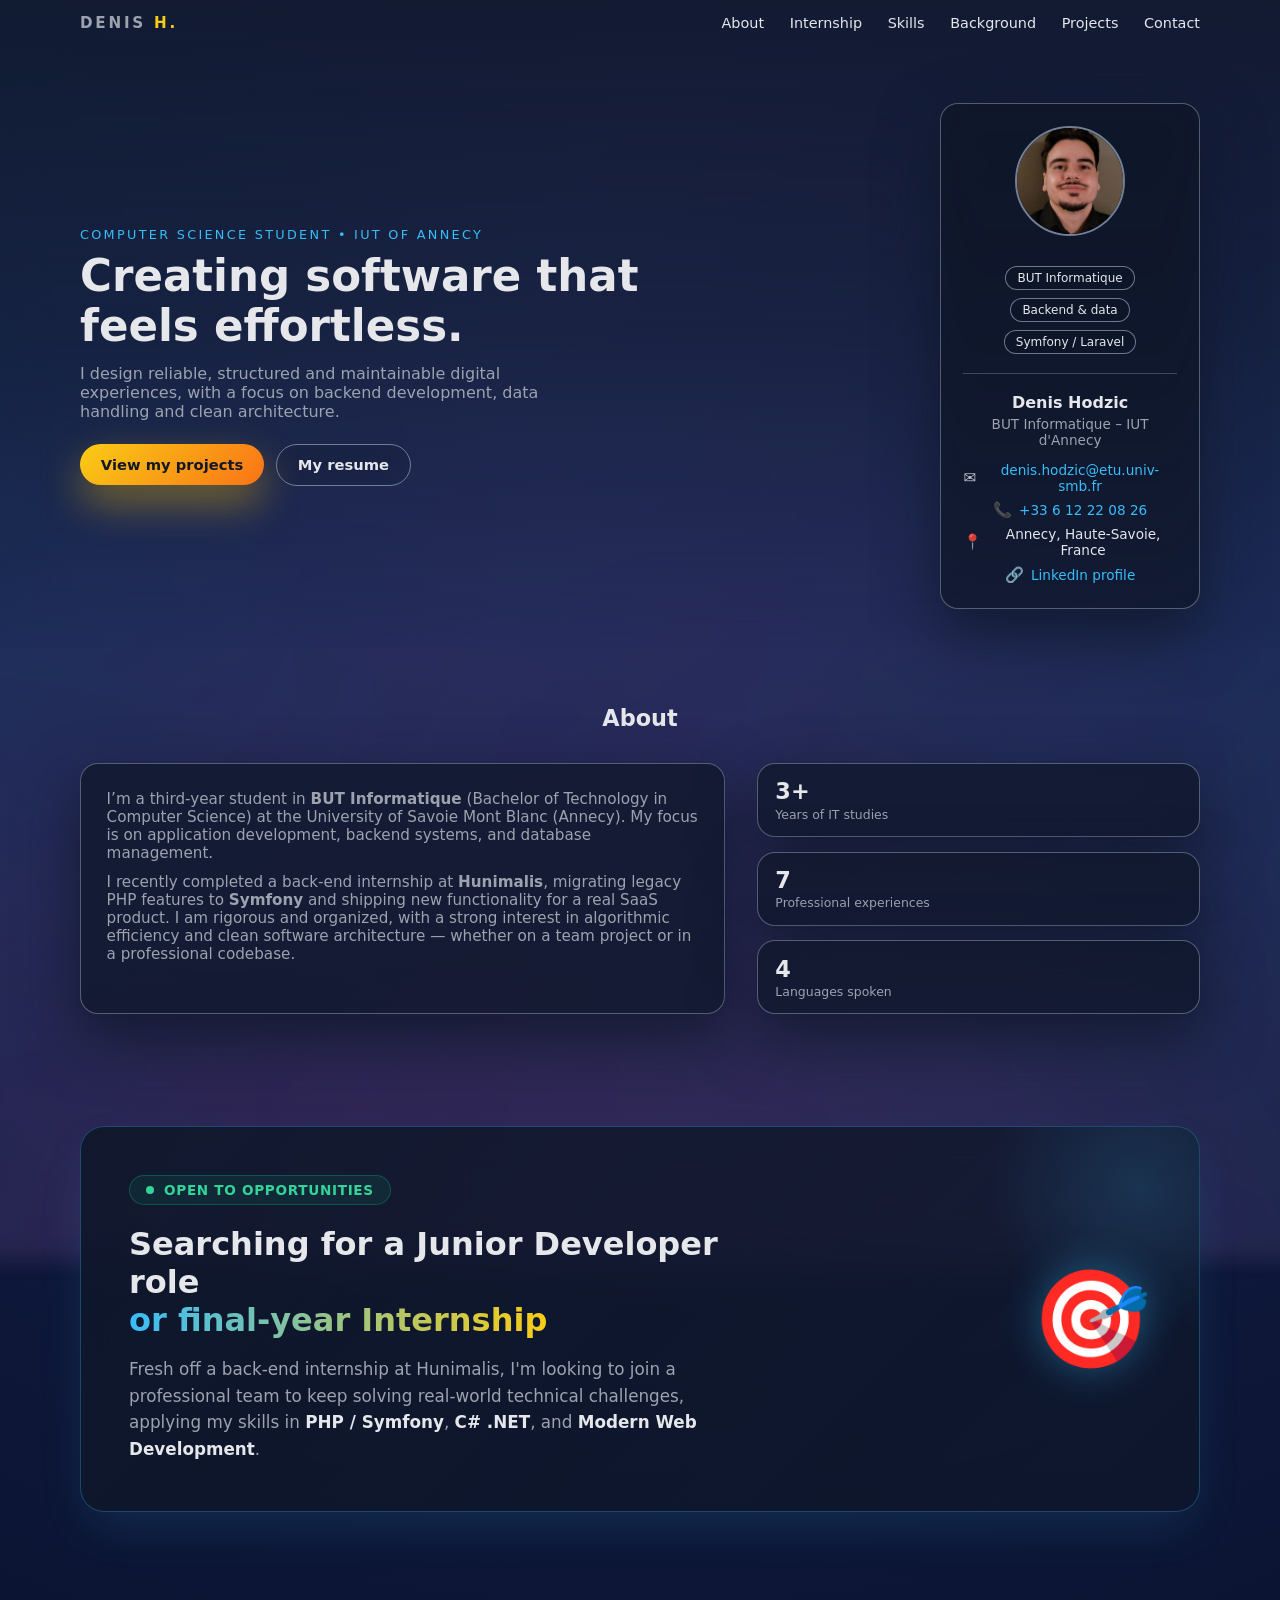
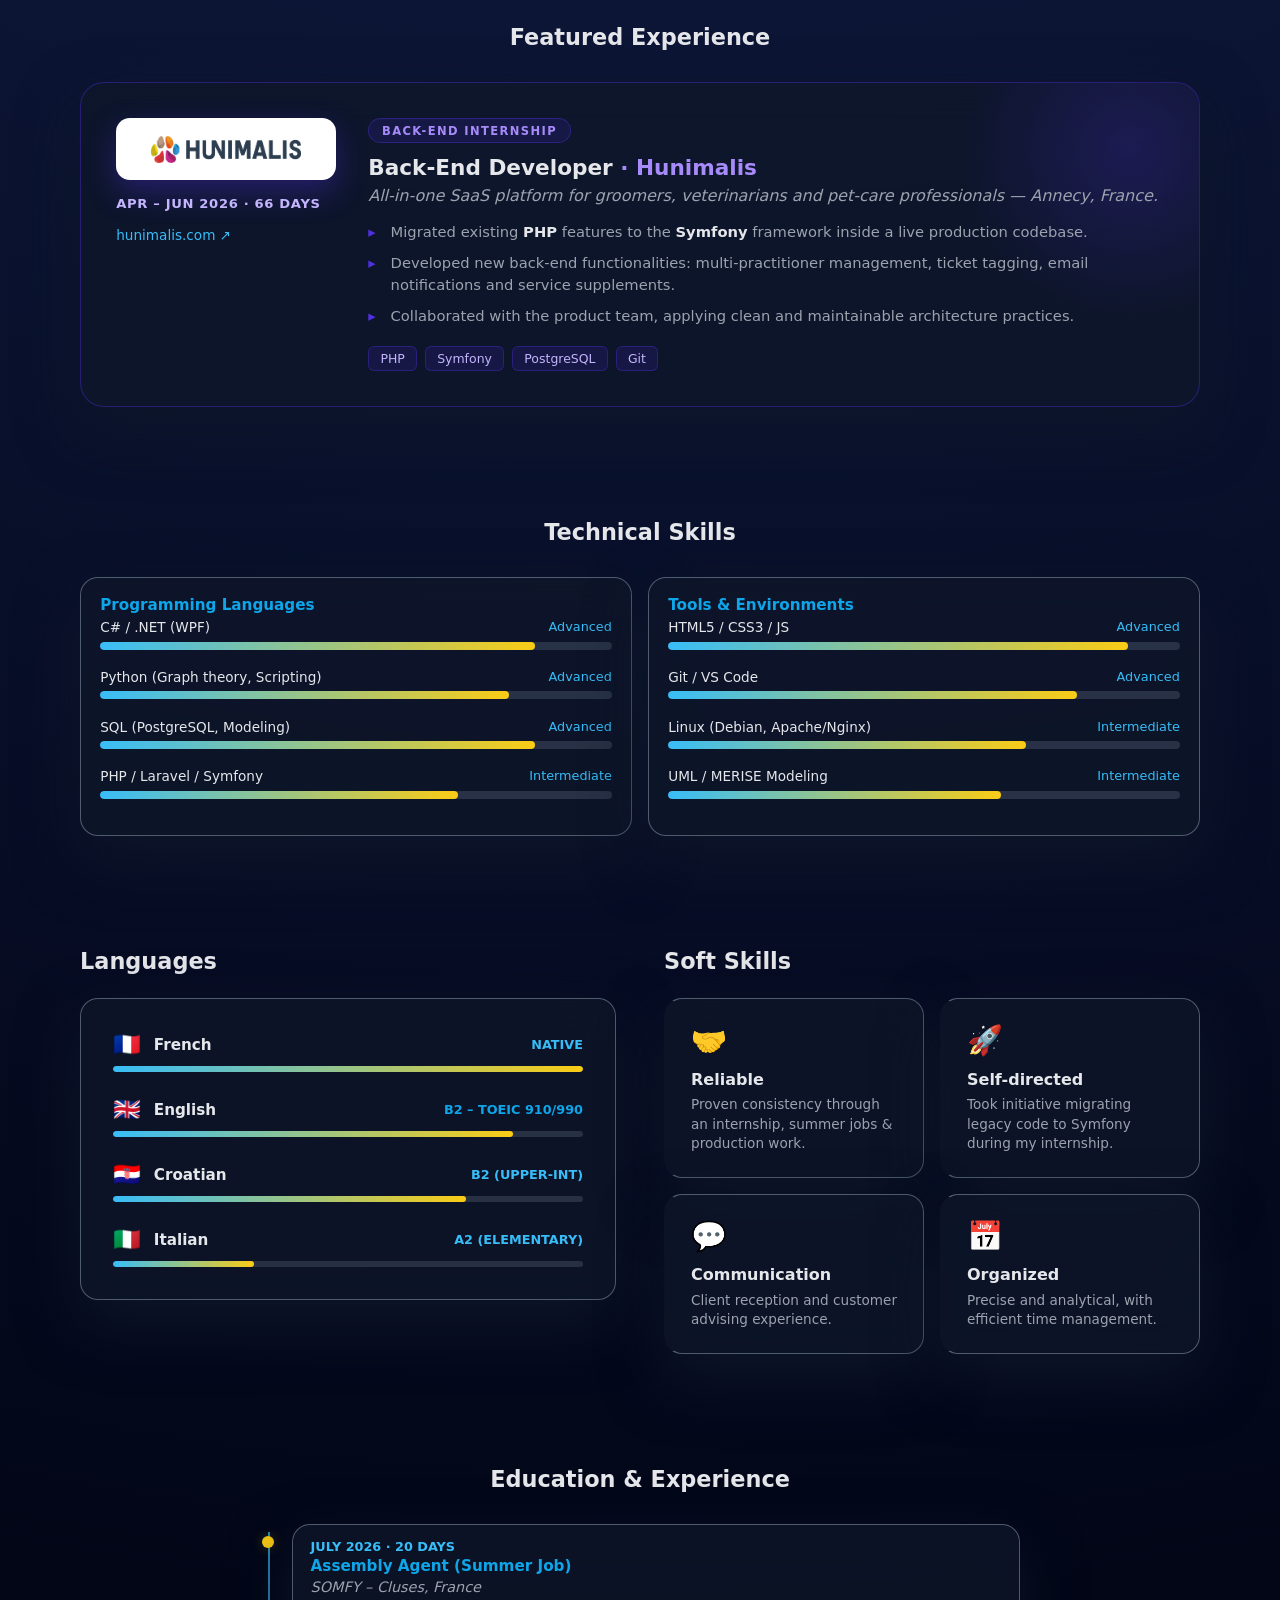
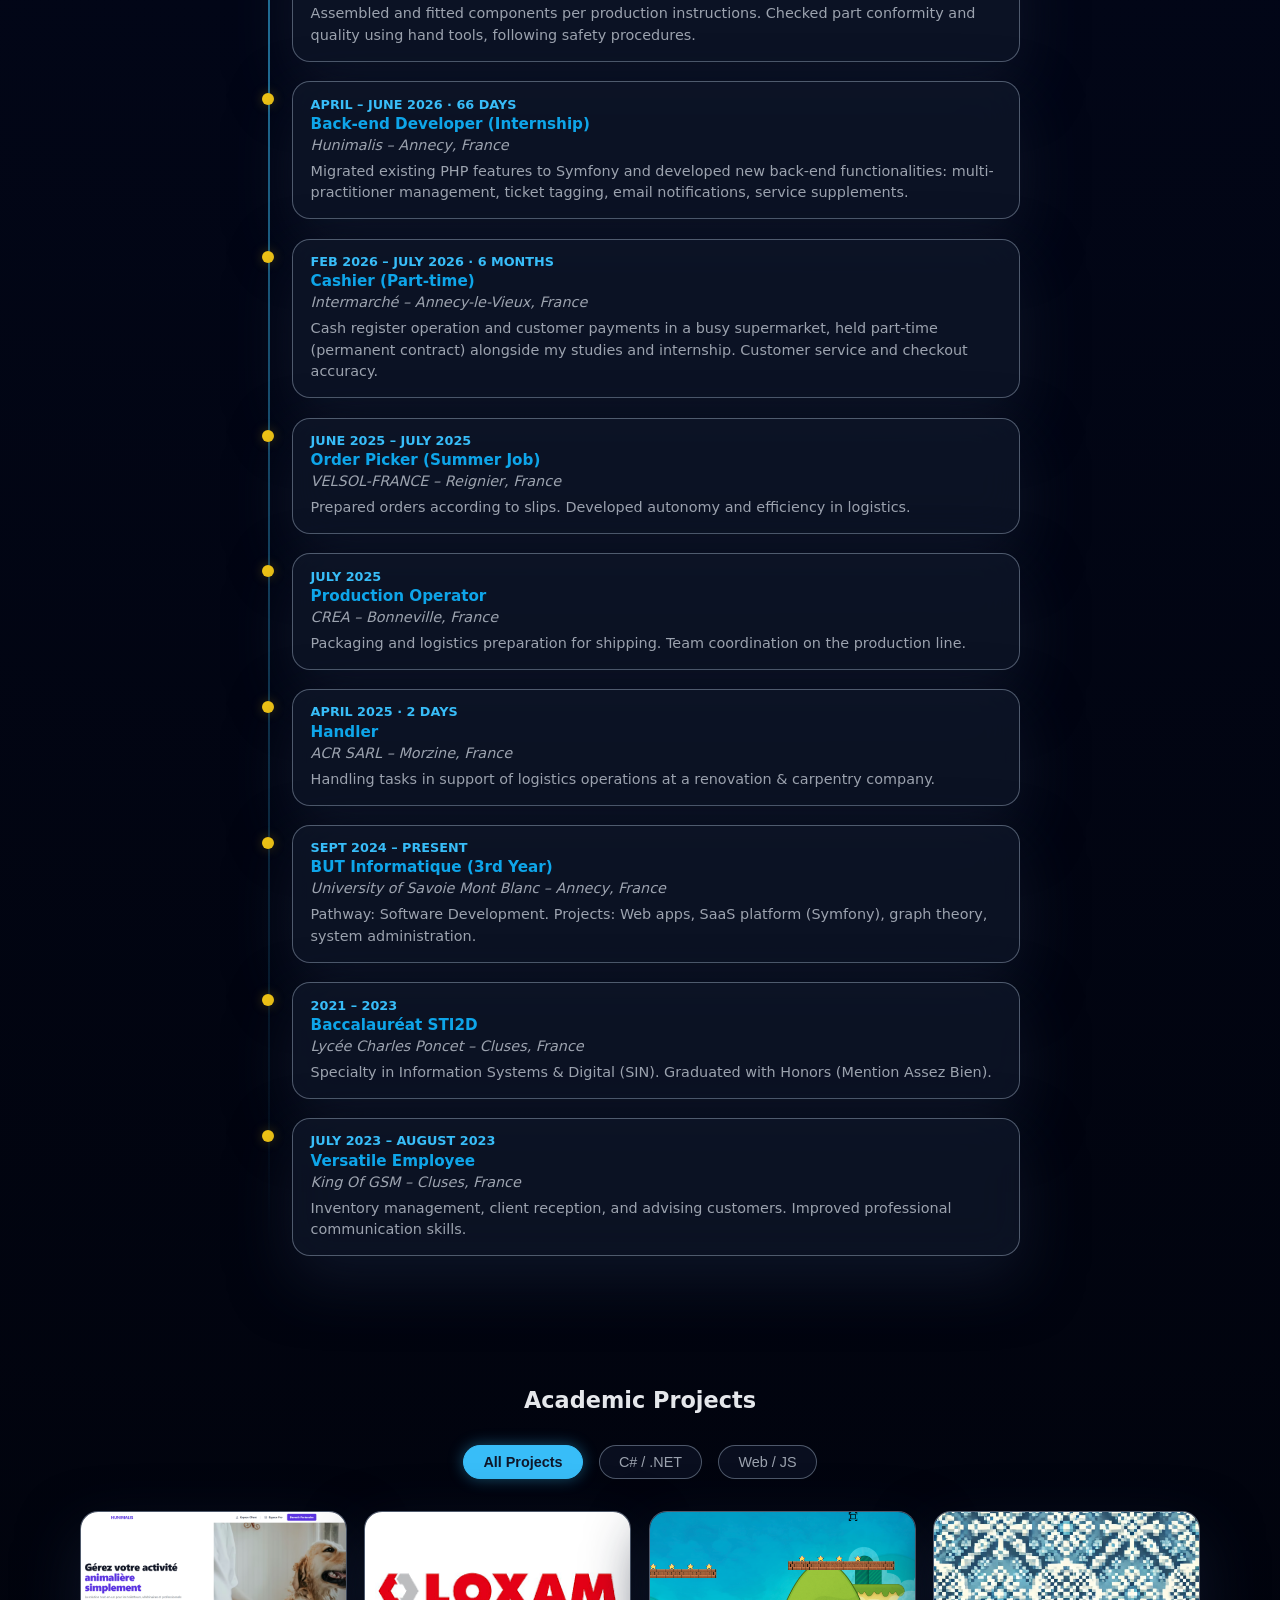
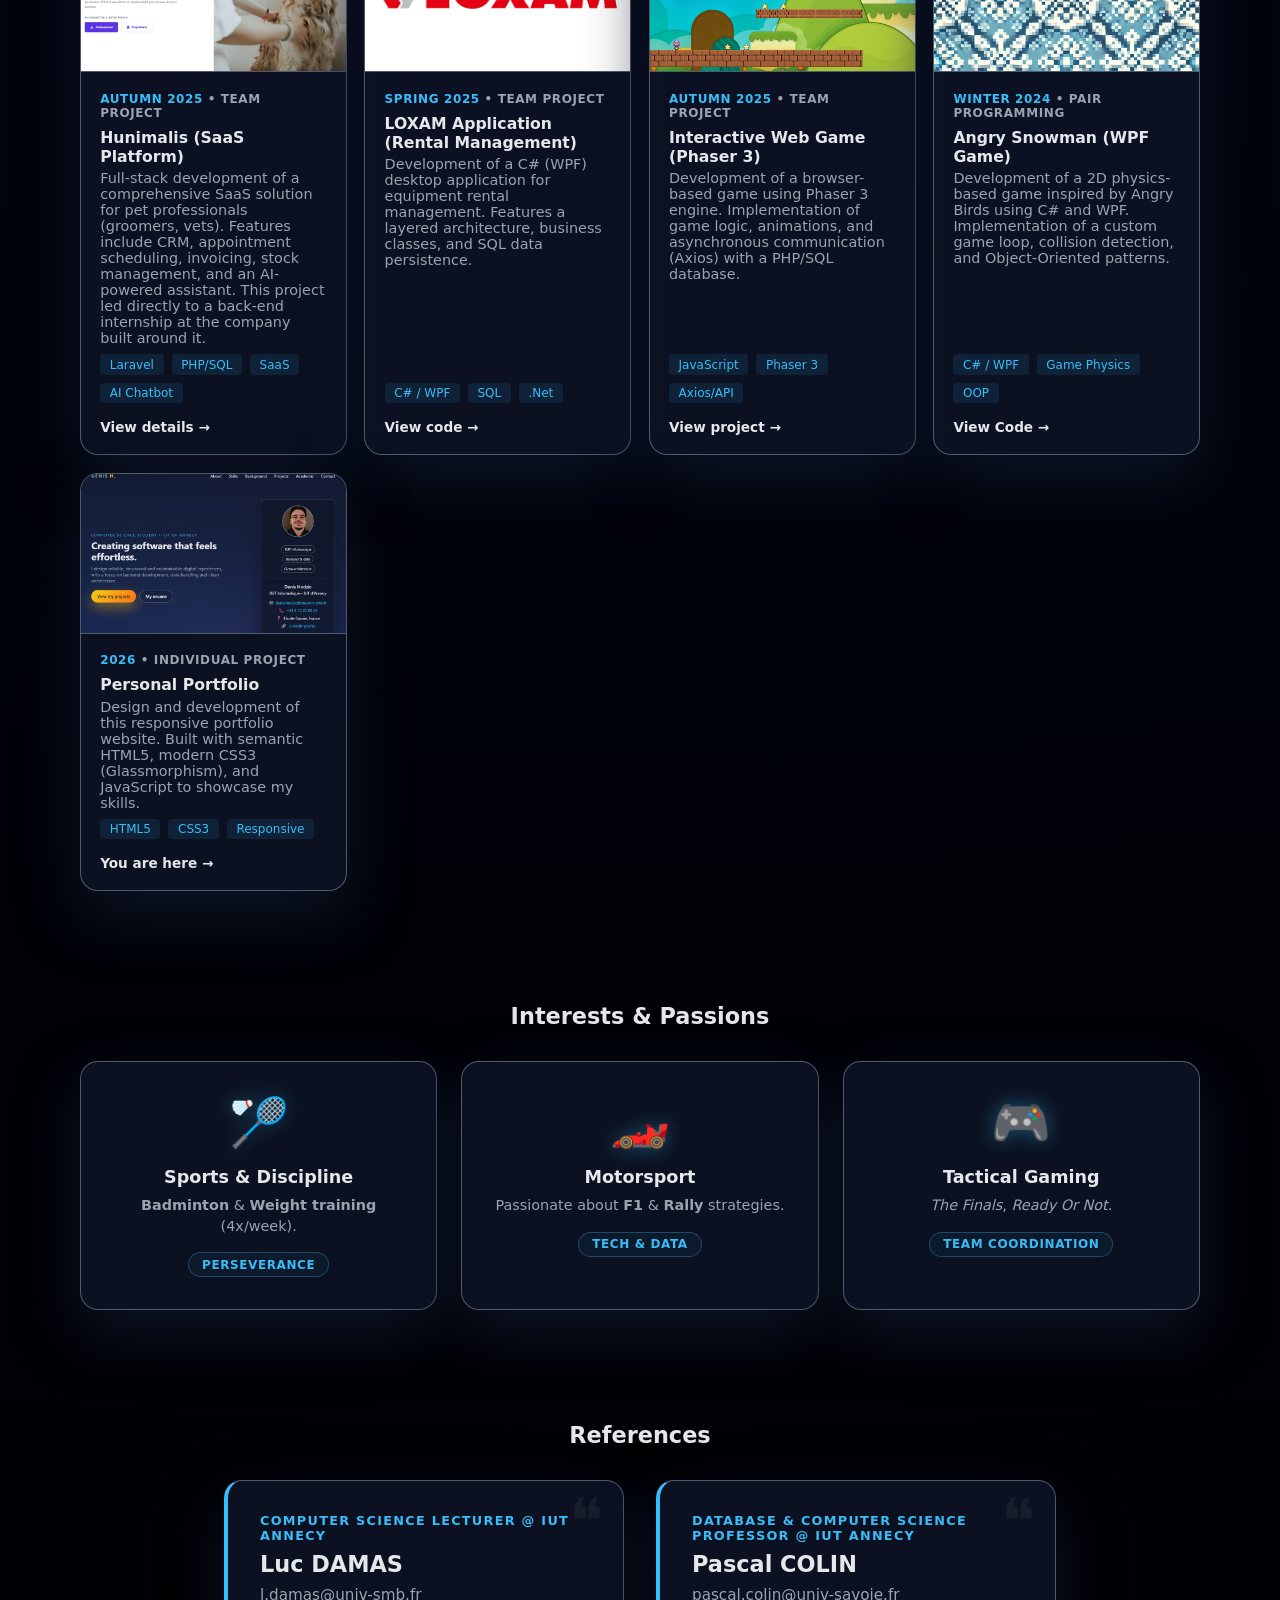
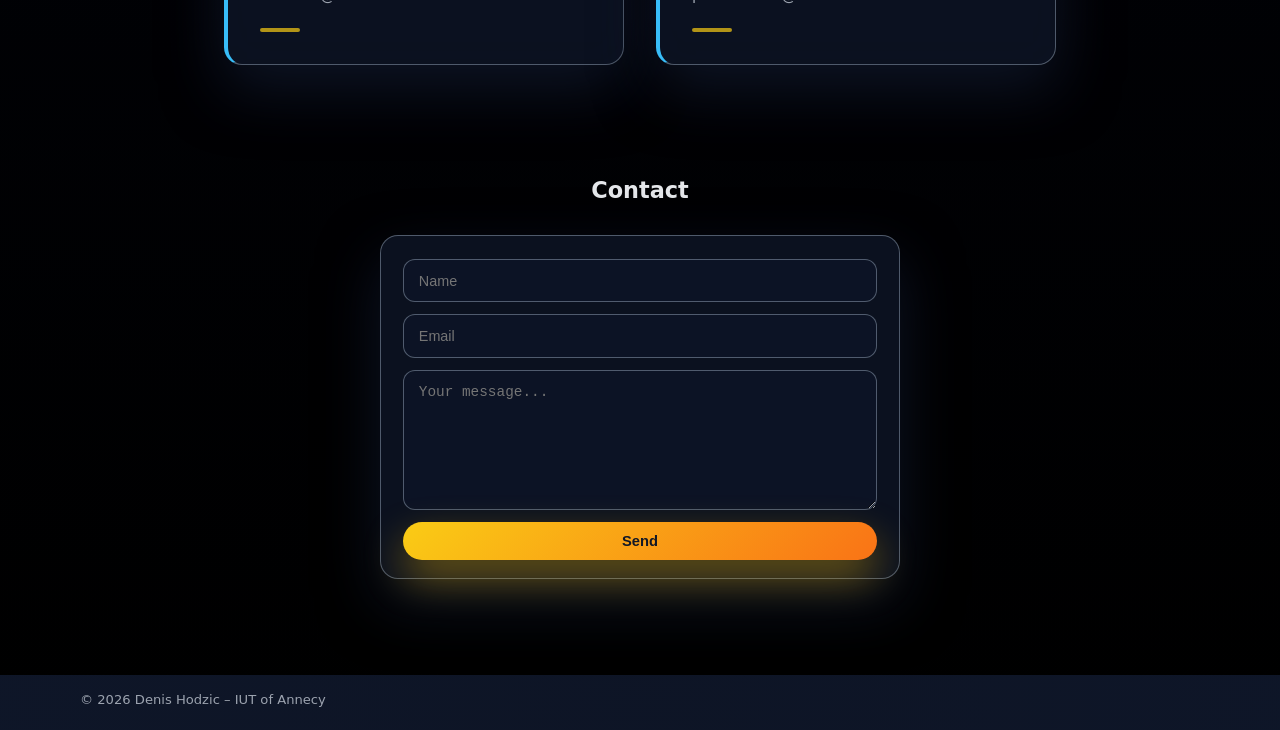
<file: index.html>
<!DOCTYPE html>
<html lang="en">
<head>
  <meta charset="UTF-8" />
  <meta name="viewport" content="width=device-width, initial-scale=1.0"/>
  <title>Portfolio – Denis Hodzic</title>
  <link rel="stylesheet" href="style.css"/>
</head>
<body>
  <div class="bg-orbit"></div>
  <div class="bg-orbit bg-orbit-2"></div>

  <header class="site-header">
    <nav class="navbar container">
      <div class="logo">Denis <span>H.</span></div>

      <input id="menu-toggle" type="checkbox" aria-label="Open menu">
      <label class="burger" for="menu-toggle" aria-hidden="true">
        <span></span>
      </label>

      <ul class="nav-links">
        <li><a href="#about">About</a></li>
        <li><a href="#internship">Internship</a></li>
        <li><a href="#skills">Skills</a></li>
        <li><a href="#timeline">Background</a></li>
        <li><a href="#projects">Projects</a></li>
        <li><a href="#contact">Contact</a></li>
      </ul>
    </nav>

    <section class="hero container">
      <div class="hero-left reveal up">
        <p class="hero-kicker">Computer Science Student • IUT of Annecy</p>
        <h1>Creating software that feels effortless.</h1>
        <p class="hero-sub">
          I design reliable, structured and maintainable digital experiences, with a focus on backend development, data handling and clean architecture.
        </p>
        <div class="hero-buttons">
          <a href="#projects" class="btn primary">View my projects</a>
          <a href="Cv/CV_Denis_Hodzic.pdf?v=4" target="_blank" class="btn ghost">
            My resume
          </a>
        </div>
      </div>

      <div class="hero-right reveal up">
        <div class="hero-card glass">
          <img src="Img/Photo_Profil.png" alt="Photo of Denis" class="hero-avatar">
          <div class="hero-badges">
            <span>BUT Informatique</span>
            <span>Backend & data</span>
            <span>Symfony / Laravel</span>
          </div>
          <div class="hero-card-body">
            <div class="hero-contact">
              <p class="hero-contact-name">Denis Hodzic</p>
              <p class="hero-contact-sub">BUT Informatique – IUT d'Annecy</p>

              <div class="hero-contact-line">
                <span>✉</span>
                <a href="mailto:denis.hodzic@etu.univ-smb.fr">denis.hodzic@etu.univ-smb.fr</a>
              </div>

              <div class="hero-contact-line">
                <span>📞</span>
                <a href="tel:+33612220826">+33 6 12 22 08 26</a>
              </div>

              <div class="hero-contact-line">
                <span>📍</span>
                Annecy, Haute-Savoie, France
              </div>

              <div class="hero-contact-line">
                <span>🔗</span>
                <a href="https://www.linkedin.com/in/denis-hodzic-25277733b/" target="_blank">
                  LinkedIn profile
                </a>
              </div>
            </div>
          </div>
        </div>
      </div>
    </section>
  </header>

  <main>
    <section id="about" class="section container">
      <h2 class="section-title reveal up">About</h2>
      <div class="about-grid">
        <div class="about-text glass reveal left">
          <p>
            I’m a third-year student in <strong>BUT Informatique</strong> (Bachelor of Technology in Computer Science) at the University of Savoie Mont Blanc (Annecy). My focus is on application development, backend systems, and database management.
          </p>
          <p>
            I recently completed a back-end internship at <strong>Hunimalis</strong>, migrating legacy PHP features to <strong>Symfony</strong> and shipping new functionality for a real SaaS product. I am rigorous and organized, with a strong interest in algorithmic efficiency and clean software architecture — whether on a team project or in a professional codebase.
          </p>
        </div>
        <div class="about-metrics reveal right">
          <div class="metric glass">
            <span class="metric-number">3+</span>
            <span class="metric-label">Years of IT studies</span>
          </div>
          <div class="metric glass">
            <span class="metric-number">7</span>
            <span class="metric-label">Professional experiences</span>
          </div>
          <div class="metric glass">
            <span class="metric-number">4</span>
            <span class="metric-label">Languages spoken</span>
          </div>
        </div>
      </div>
    </section>

    <section id="objective" class="section container">
      <div class="objective-box glass reveal up">
        <div class="obj-content">
          <div class="status-badge">
            <span class="pulsing-dot"></span>
            <span>Open to opportunities</span>
          </div>
          <h2>Searching for a Junior Developer role <br><span class="text-gradient">or final-year Internship</span></h2>
          <p>
            Fresh off a back-end internship at Hunimalis, I'm looking to join a professional team to keep solving real-world technical challenges, applying my skills in <strong>PHP / Symfony</strong>, <strong>C# .NET</strong>, and <strong>Modern Web Development</strong>.
          </p>
        </div>
        <div class="obj-visual">
          <div class="target-icon">🎯</div>
        </div>
      </div>
    </section>

    <section id="internship" class="section container">
      <h2 class="section-title reveal up">Featured Experience</h2>
      <div class="internship-card glass reveal up">
        <div class="intern-side">
          <div class="hunimalis-chip">
            <img src="Img/Hunimalis_Logo.png" alt="Hunimalis logo">
          </div>
          <span class="intern-dates">Apr – Jun 2026 · 66 days</span>
          <a href="https://www.hunimalis.com" target="_blank" class="intern-web">hunimalis.com ↗</a>
        </div>
        <div class="intern-main">
          <span class="intern-kicker">Back-End Internship</span>
          <h3>Back-End Developer <span>· Hunimalis</span></h3>
          <p class="intern-tagline">All-in-one SaaS platform for groomers, veterinarians and pet-care professionals — Annecy, France.</p>
          <ul class="intern-points">
            <li>Migrated existing <strong>PHP</strong> features to the <strong>Symfony</strong> framework inside a live production codebase.</li>
            <li>Developed new back-end functionalities: multi-practitioner management, ticket tagging, email notifications and service supplements.</li>
            <li>Collaborated with the product team, applying clean and maintainable architecture practices.</li>
          </ul>
          <div class="intern-stack">
            <span>PHP</span><span>Symfony</span><span>PostgreSQL</span><span>Git</span>
          </div>
        </div>
      </div>
    </section>

    <section id="skills" class="section container">
      <h2 class="section-title reveal up">Technical Skills</h2>
      <div class="skills-grid">

        <div class="skill glass reveal up">
          <h3>Programming Languages</h3>
          <div class="skill-bar-container">
            <div class="skill-info"><span>C# / .NET (WPF)</span><span>Advanced</span></div>
            <div class="progress-bar"><div class="fill" style="width: 85%"></div></div>
          </div>
          <div class="skill-bar-container">
            <div class="skill-info"><span>Python (Graph theory, Scripting)</span><span>Advanced</span></div>
            <div class="progress-bar"><div class="fill" style="width: 80%"></div></div>
          </div>
          <div class="skill-bar-container">
            <div class="skill-info"><span>SQL (PostgreSQL, Modeling)</span><span>Advanced</span></div>
            <div class="progress-bar"><div class="fill" style="width: 85%"></div></div>
          </div>
          <div class="skill-bar-container">
            <div class="skill-info"><span>PHP / Laravel / Symfony</span><span>Intermediate</span></div>
            <div class="progress-bar"><div class="fill" style="width: 70%"></div></div>
          </div>
        </div>

        <div class="skill glass reveal up">
          <h3>Tools & Environments</h3>
          <div class="skill-bar-container">
            <div class="skill-info"><span>HTML5 / CSS3 / JS</span><span>Advanced</span></div>
            <div class="progress-bar"><div class="fill" style="width: 90%"></div></div>
          </div>
          <div class="skill-bar-container">
            <div class="skill-info"><span>Git / VS Code</span><span>Advanced</span></div>
            <div class="progress-bar"><div class="fill" style="width: 80%"></div></div>
          </div>
          <div class="skill-bar-container">
            <div class="skill-info"><span>Linux (Debian, Apache/Nginx)</span><span>Intermediate</span></div>
            <div class="progress-bar"><div class="fill" style="width: 70%"></div></div>
          </div>
          <div class="skill-bar-container">
            <div class="skill-info"><span>UML / MERISE Modeling</span><span>Intermediate</span></div>
            <div class="progress-bar"><div class="fill" style="width: 65%"></div></div>
          </div>
        </div>

      </div>
    </section>

    <section id="profile" class="section container">
      <div class="profile-grid-modern">

        <div class="profile-col">
          <h2 class="section-title align-left reveal up">Languages</h2>
          <div class="language-card glass reveal left">
            <div class="lang-item">
              <div class="lang-header">
                <span class="lang-flag">🇫🇷</span>
                <span class="lang-name">French</span>
                <span class="lang-level">Native</span>
              </div>
              <div class="lang-bar">
                <div class="lang-fill" style="width: 100%;"></div>
              </div>
            </div>
            <div class="lang-item">
              <div class="lang-header">
                <span class="lang-flag">🇬🇧</span>
                <span class="lang-name">English</span>
                <span class="lang-level" style="color: var(--brand-strong);">B2 – TOEIC 910/990</span>
              </div>
              <div class="lang-bar">
                <div class="lang-fill" style="width: 85%;"></div>
              </div>
            </div>
            <div class="lang-item">
              <div class="lang-header">
                <span class="lang-flag">🇭🇷</span>
                <span class="lang-name">Croatian</span>
                <span class="lang-level">B2 (Upper-Int)</span>
              </div>
              <div class="lang-bar">
                <div class="lang-fill" style="width: 75%;"></div>
              </div>
            </div>
            <div class="lang-item">
              <div class="lang-header">
                <span class="lang-flag">🇮🇹</span>
                <span class="lang-name">Italian</span>
                <span class="lang-level">A2 (Elementary)</span>
              </div>
              <div class="lang-bar">
                <div class="lang-fill" style="width: 30%;"></div>
              </div>
            </div>
          </div>
        </div>

        <div class="profile-col">
          <h2 class="section-title align-left reveal up">Soft Skills</h2>
          <div class="soft-skills-grid">
            <div class="soft-card glass reveal right">
              <div class="soft-icon">🤝</div>
              <h3>Reliable</h3>
              <p>Proven consistency through an internship, summer jobs & production work.</p>
            </div>
            <div class="soft-card glass reveal right" style="transition-delay: 0.1s;">
              <div class="soft-icon">🚀</div>
              <h3>Self-directed</h3>
              <p>Took initiative migrating legacy code to Symfony during my internship.</p>
            </div>
            <div class="soft-card glass reveal right" style="transition-delay: 0.2s;">
              <div class="soft-icon">💬</div>
              <h3>Communication</h3>
              <p>Client reception and customer advising experience.</p>
            </div>
            <div class="soft-card glass reveal right" style="transition-delay: 0.3s;">
              <div class="soft-icon">📅</div>
              <h3>Organized</h3>
              <p>Precise and analytical, with efficient time management.</p>
            </div>
          </div>
        </div>

      </div>
    </section>

    <section id="timeline" class="section container">
      <h2 class="section-title reveal up">Education & Experience</h2>
      <div class="timeline">

        <div class="timeline-item reveal up">
          <div class="timeline-dot"></div>
          <div class="timeline-content glass">
            <span class="date">July 2026 · 20 days</span>
            <h3>Assembly Agent (Summer Job)</h3>
            <p class="subtitle">SOMFY – Cluses, France</p>
            <p class="desc">Assembled and fitted components per production instructions. Checked part conformity and quality using hand tools, following safety procedures.</p>
          </div>
        </div>

        <div class="timeline-item reveal up">
          <div class="timeline-dot"></div>
          <div class="timeline-content glass">
            <span class="date">April – June 2026 · 66 days</span>
            <h3>Back-end Developer (Internship)</h3>
            <p class="subtitle">Hunimalis – Annecy, France</p>
            <p class="desc">Migrated existing PHP features to Symfony and developed new back-end functionalities: multi-practitioner management, ticket tagging, email notifications, service supplements.</p>
          </div>
        </div>

        <div class="timeline-item reveal up">
          <div class="timeline-dot"></div>
          <div class="timeline-content glass">
            <span class="date">Feb 2026 – July 2026 · 6 months</span>
            <h3>Cashier (Part-time)</h3>
            <p class="subtitle">Intermarché – Annecy-le-Vieux, France</p>
            <p class="desc">Cash register operation and customer payments in a busy supermarket, held part-time (permanent contract) alongside my studies and internship. Customer service and checkout accuracy.</p>
          </div>
        </div>

        <div class="timeline-item reveal up">
          <div class="timeline-dot"></div>
          <div class="timeline-content glass">
            <span class="date">June 2025 – July 2025</span>
            <h3>Order Picker (Summer Job)</h3>
            <p class="subtitle">VELSOL-FRANCE – Reignier, France</p>
            <p class="desc">Prepared orders according to slips. Developed autonomy and efficiency in logistics.</p>
          </div>
        </div>

        <div class="timeline-item reveal up">
          <div class="timeline-dot"></div>
          <div class="timeline-content glass">
            <span class="date">July 2025</span>
            <h3>Production Operator</h3>
            <p class="subtitle">CREA – Bonneville, France</p>
            <p class="desc">Packaging and logistics preparation for shipping. Team coordination on the production line.</p>
          </div>
        </div>

        <div class="timeline-item reveal up">
          <div class="timeline-dot"></div>
          <div class="timeline-content glass">
            <span class="date">April 2025 · 2 days</span>
            <h3>Handler</h3>
            <p class="subtitle">ACR SARL – Morzine, France</p>
            <p class="desc">Handling tasks in support of logistics operations at a renovation & carpentry company.</p>
          </div>
        </div>

        <div class="timeline-item reveal up">
          <div class="timeline-dot"></div>
          <div class="timeline-content glass">
            <span class="date">Sept 2024 – Present</span>
            <h3>BUT Informatique (3rd Year)</h3>
            <p class="subtitle">University of Savoie Mont Blanc – Annecy, France</p>
            <p class="desc">Pathway: Software Development. Projects: Web apps, SaaS platform (Symfony), graph theory, system administration.</p>
          </div>
        </div>

        <div class="timeline-item reveal up">
          <div class="timeline-dot"></div>
          <div class="timeline-content glass">
            <span class="date">2021 – 2023</span>
            <h3>Baccalauréat STI2D</h3>
            <p class="subtitle">Lycée Charles Poncet – Cluses, France</p>
            <p class="desc">Specialty in Information Systems & Digital (SIN). Graduated with Honors (Mention Assez Bien).</p>
          </div>
        </div>

        <div class="timeline-item reveal up">
          <div class="timeline-dot"></div>
          <div class="timeline-content glass">
            <span class="date">July 2023 – August 2023</span>
            <h3>Versatile Employee</h3>
            <p class="subtitle">King Of GSM – Cluses, France</p>
            <p class="desc">Inventory management, client reception, and advising customers. Improved professional communication skills.</p>
          </div>
        </div>

      </div>
    </section>

    <section id="projects" class="section container">
      <h2 class="section-title reveal up">Academic Projects</h2>

      <div class="filter-container reveal up">
        <button class="filter-btn active" data-filter="all">All Projects</button>
        <button class="filter-btn" data-filter="csharp">C# / .NET</button>
        <button class="filter-btn" data-filter="web">Web / JS</button>
      </div>

      <div class="projects-grid">

        <article class="project-card glass reveal up" data-category="web">
          <div class="project-img-wrapper">
             <img src="Img/Main_Screen_Hunimalis.png" alt="Hunimalis Platform" loading="lazy">
          </div>
          <div class="project-content">
            <div class="project-meta">
              <span class="meta-date">Autumn 2025</span> • <span class="meta-type">Team Project</span>
            </div>
            <h3>Hunimalis (SaaS Platform)</h3>
            <p>Full-stack development of a comprehensive SaaS solution for pet professionals (groomers, vets). Features include CRM, appointment scheduling, invoicing, stock management, and an AI-powered assistant. This project led directly to a back-end internship at the company built around it.</p>
            <div class="project-tags">
              <span>Laravel</span><span>PHP/SQL</span><span>SaaS</span><span>AI Chatbot</span>
            </div>
            <a href="#" class="project-link open-modal-btn" data-project="hunimalis">View details &rarr;</a>
          </div>
        </article>

        <article class="project-card glass reveal up" data-category="csharp">
          <div class="project-img-wrapper">
             <img src="Img/Loxam.png" alt="LOXAM C# Application" loading="lazy">
          </div>
          <div class="project-content">
            <div class="project-meta">
              <span class="meta-date">Spring 2025</span> • <span class="meta-type">Team Project</span>
            </div>
            <h3>LOXAM Application (Rental Management)</h3>
            <p>Development of a C# (WPF) desktop application for equipment rental management. Features a layered architecture, business classes, and SQL data persistence.</p>
            <div class="project-tags">
              <span>C# / WPF</span><span>SQL</span><span>.Net</span>
            </div>
            <a href="https://github.com/0REDGAR0/SAE2.01_Loxam" class="project-link" target="_blank">View code &rarr;</a>
          </div>
        </article>

        <article class="project-card glass reveal up" data-category="web">
          <div class="project-img-wrapper">
             <img src="Img/phaser_game_placeholder.png" alt="Phaser 3 Web Game" loading="lazy">
          </div>
          <div class="project-content">
             <div class="project-meta">
              <span class="meta-date">Autumn 2025</span> • <span class="meta-type">Team Project</span>
            </div>
            <h3>Interactive Web Game (Phaser 3)</h3>
            <p>Development of a browser-based game using Phaser 3 engine. Implementation of game logic, animations, and asynchronous communication (Axios) with a PHP/SQL database.</p>
            <div class="project-tags">
              <span>JavaScript</span><span>Phaser 3</span><span>Axios/API</span>
            </div>
            <a href="https://jeu-r3-05.alwaysdata.net/" class="project-link" target="_blank">View project &rarr;</a>
          </div>
        </article>

        <article class="project-card glass reveal up" data-category="csharp">
          <div class="project-img-wrapper">
             <img src="Img/Angry_SnowMan.png" alt="Angry Snowman Game" loading="lazy">
          </div>
          <div class="project-content">
            <div class="project-meta">
              <span class="meta-date">Winter 2024</span> • <span class="meta-type">Pair Programming</span>
            </div>
            <h3>Angry Snowman (WPF Game)</h3>
            <p>Development of a 2D physics-based game inspired by Angry Birds using C# and WPF. Implementation of a custom game loop, collision detection, and Object-Oriented patterns.</p>
            <div class="project-tags">
              <span>C# / WPF</span><span>Game Physics</span><span>OOP</span>
            </div>
            <a href="https://github.com/mael-guimoyas/ANGRYSNOWMAN2" class="project-link" target="_blank">View Code &rarr;</a>
          </div>
        </article>

        <article class="project-card glass reveal up" data-category="web">
          <div class="project-img-wrapper">
             <img src="Img/portfolio_placeholder.png" alt="This Portfolio Website" loading="lazy">
          </div>
          <div class="project-content">
            <div class="project-meta">
              <span class="meta-date">2026</span> • <span class="meta-type">Individual Project</span>
            </div>
            <h3>Personal Portfolio</h3>
            <p>Design and development of this responsive portfolio website. Built with semantic HTML5, modern CSS3 (Glassmorphism), and JavaScript to showcase my skills.</p>
            <div class="project-tags">
              <span>HTML5</span><span>CSS3</span><span>Responsive</span>
            </div>
            <a href="#" class="project-link">You are here &rarr;</a>
          </div>
        </article>

      </div>
    </section>

    <section id="interests" class="section container">
      <h2 class="section-title reveal up">Interests & Passions</h2>
      <div class="interests-grid-modern">

        <div class="interest-item glass reveal up">
          <div class="interest-icon">🏸</div>
          <h3>Sports & Discipline</h3>
          <p><strong>Badminton</strong> & <strong>Weight training</strong> (4x/week).</p>
          <span class="interest-tag">Perseverance</span>
        </div>

        <div class="interest-item glass reveal up">
          <div class="interest-icon">🏎️</div>
          <h3>Motorsport</h3>
          <p>Passionate about <strong>F1</strong> & <strong>Rally</strong> strategies.</p>
          <span class="interest-tag">Tech & Data</span>
        </div>

        <div class="interest-item glass reveal up">
          <div class="interest-icon">🎮</div>
          <h3>Tactical Gaming</h3>
          <p><em>The Finals</em>, <em>Ready Or Not</em>.</p>
          <span class="interest-tag">Team Coordination</span>
        </div>

      </div>
    </section>

    <section id="references" class="section container">
      <h2 class="section-title reveal up">References</h2>
      <div class="reference-grid-modern">

        <article class="ref-card glass reveal up">
          <div class="quote-icon">❝</div>
          <p class="ref-role">Computer Science Lecturer @ IUT Annecy</p>
          <h3>Luc DAMAS</h3>
          <p class="ref-contact">
            <a href="mailto:l.damas@univ-smb.fr">l.damas@univ-smb.fr</a>
          </p>
          <div class="ref-decoration"></div>
        </article>

        <article class="ref-card glass reveal up">
          <div class="quote-icon">❝</div>
          <p class="ref-role">Database & Computer Science Professor @ IUT Annecy</p>
          <h3>Pascal COLIN</h3>
          <p class="ref-contact">
            <a href="mailto:pascal.colin@univ-savoie.fr">pascal.colin@univ-savoie.fr</a>
          </p>
          <div class="ref-decoration"></div>
        </article>

      </div>
    </section>

    <section id="contact" class="section container">
      <h2 class="section-title reveal up">Contact</h2>

      <!--<div class="cv-cta glass reveal up">
        <div class="cv-cta-text">
          <h3>My Resume</h3>
          <p>Full CV in PDF — skills, experience, education and references on a single page.</p>
        </div>
        <a href="Cv/CV_Denis_Hodzic.pdf?v=4" download class="btn primary">⬇&nbsp; Download CV (PDF)</a>
      </div>-->

      <form id="contact-form" class="contact-form glass reveal up" method="post">
        <input type="hidden" name="access_key" value="58a987c7-940c-4763-82cc-0924e68d9e77">

        <input type="text" id="name" name="name" placeholder="Name" required>
        <input type="email" id="email" name="email" placeholder="Email" required>
        <textarea id="message" name="message" placeholder="Your message..." required></textarea>

        <button type="submit" class="btn primary full">Send</button>
      </form>
      <p id="form-status" class="form-status"></p>
    </section>
  </main>

  <footer class="site-footer">
    <div class="container footer-grid">
      <p>© 2026 Denis Hodzic – IUT of Annecy</p>
      <button id="scrollTopBtn" aria-label="Back to top">↑</button>
    </div>
  </footer>

  <!-- Modal for project details -->
  <div id="projectModal" class="modal">
    <div class="modal-content glass">
      <span class="close-modal">&times;</span>
      <h3 id="modalTitle"></h3>
      <div id="modalTags" class="project-tags"></div>
      <p id="modalDesc"></p>
      <div id="modalGallery" class="modal-gallery"></div>
    </div>
  </div>

  <script src="axios_min.js"></script>
  <script src="main.js" defer></script>
</body>
</html>
</file>
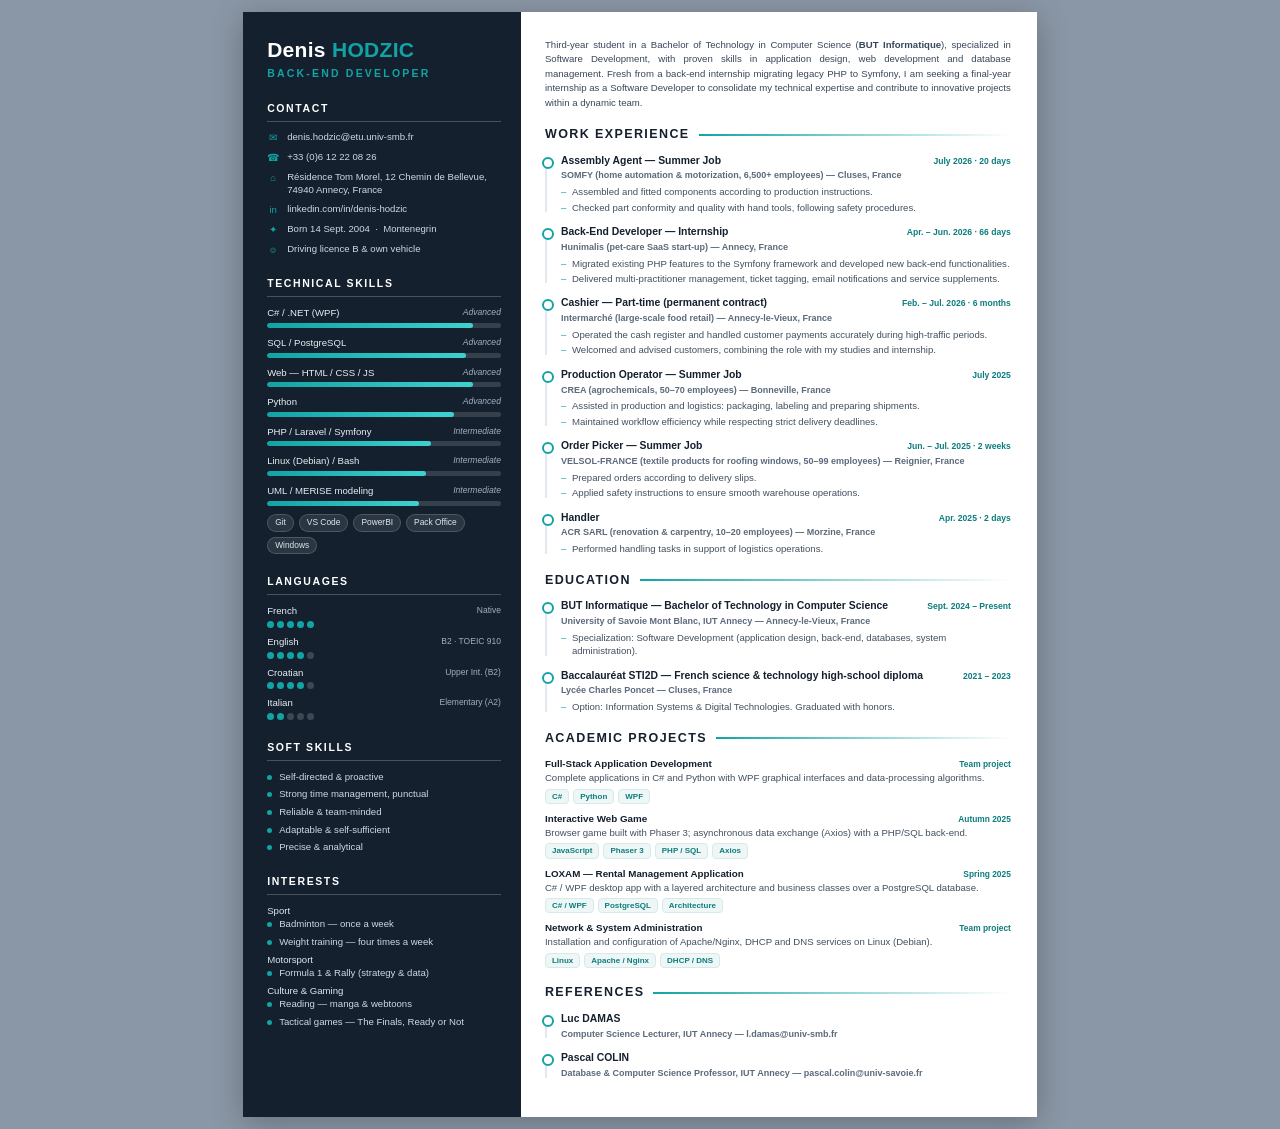
<file: Cv/CV_Denis_Hodzic_EN.html>
<!DOCTYPE html>
<html lang="en">
<head>
<meta charset="UTF-8">
<meta name="viewport" content="width=device-width, initial-scale=1.0">
<title>CV – Denis Hodzic</title>
<style>
  :root{
    --ink:#14202e;        /* sidebar / dark */
    --ink-2:#1d2d40;
    --brand:#12a4a4;      /* teal accent */
    --brand-d:#0d7d7d;
    --paper:#ffffff;
    --muted:#5b6a7a;
    --line:#e3e8ee;
    --side-w:35%;
  }
  *{box-sizing:border-box;margin:0;padding:0}
  html,body{background:#8a97a6}
  body{
    font-family:"Segoe UI",Arial,Helvetica,sans-serif;
    color:#1f2b38;font-size:9.6px;line-height:1.42;
    -webkit-print-color-adjust:exact;print-color-adjust:exact;
  }
  a{color:inherit;text-decoration:none}

  /* A4 sheet with a left dark stripe that survives page breaks */
  .page{
    width:210mm;min-height:auto;margin:12px auto;
    background:linear-gradient(90deg,var(--ink) 0 var(--side-w),var(--paper) var(--side-w) 100%);
    box-shadow:0 6px 30px rgba(0,0,0,.25);
    display:grid;grid-template-columns:var(--side-w) 1fr;
  }

  /* ---------- SIDEBAR ---------- */
  .side{color:#dfe7ef;padding:26px 20px 26px 24px}
  .side .name{color:#fff;font-size:21px;font-weight:800;line-height:1.1;letter-spacing:.3px}
  .side .name b{color:var(--brand)}
  .side .role{color:var(--brand);font-size:10.5px;font-weight:600;text-transform:uppercase;letter-spacing:2.2px;margin-top:5px}
  .s-block{margin-top:20px}
  .s-title{color:#fff;font-size:10.5px;font-weight:700;text-transform:uppercase;letter-spacing:1.6px;
           padding-bottom:5px;margin-bottom:9px;border-bottom:1.5px solid rgba(255,255,255,.22)}
  .contact-row{display:flex;gap:8px;align-items:flex-start;margin-bottom:6px;color:#cdd8e3;line-height:1.35}
  .contact-row .ic{color:var(--brand);width:12px;flex:0 0 12px;text-align:center;padding-top:1px}
  .contact-row a{word-break:break-word}

  .skill{margin-bottom:8px}
  .skill .lab{display:flex;justify-content:space-between;color:#e6edf4;margin-bottom:3px}
  .skill .lab span:last-child{color:#9fb0c1;font-size:8.6px;font-style:italic}
  .bar{height:5px;background:rgba(255,255,255,.14);border-radius:4px;overflow:hidden}
  .bar>i{display:block;height:100%;background:linear-gradient(90deg,var(--brand),#3fd0d0);border-radius:4px}

  .lang{margin-bottom:7px}
  .lang .ln{display:flex;justify-content:space-between;color:#e6edf4}
  .lang .lv{color:#9fb0c1;font-size:8.5px}
  .dotscale{display:flex;gap:3px;margin-top:3px}
  .dotscale i{width:7px;height:7px;border-radius:50%;background:rgba(255,255,255,.18)}
  .dotscale i.on{background:var(--brand)}

  .side ul{list-style:none}
  .side ul li{position:relative;padding-left:12px;margin-bottom:4px;color:#cdd8e3}
  .side ul li::before{content:"";position:absolute;left:0;top:5px;width:5px;height:5px;border-radius:50%;background:var(--brand)}
  .tag-row{display:flex;flex-wrap:wrap;gap:5px;margin-top:4px}
  .tag{background:rgba(255,255,255,.1);border:1px solid rgba(255,255,255,.16);color:#dfe7ef;
       padding:2px 7px;border-radius:20px;font-size:8.4px}
  . int-h{color:#fff;font-weight:600;margin-top:6px}

  /* ---------- MAIN ---------- */
  .main{padding:26px 26px 26px 24px}
  .summary{color:#37475a;line-height:1.5;text-align:justify}
  .m-block{margin-top:16px}
  .m-title{display:flex;align-items:center;gap:9px;color:var(--ink);font-size:12.5px;font-weight:800;
           text-transform:uppercase;letter-spacing:1.4px;margin-bottom:10px}
  .m-title::after{content:"";flex:1;height:2px;background:linear-gradient(90deg,var(--brand),transparent)}

  .item{position:relative;padding-left:16px;margin-bottom:11px}
  .item::before{content:"";position:absolute;left:0;top:3px;bottom:2px;width:2px;background:var(--line)}
  .item::after{content:"";position:absolute;left:-3px;top:3px;width:8px;height:8px;border-radius:50%;
               background:#fff;border:2px solid var(--brand)}
  .it-head{display:flex;justify-content:space-between;gap:10px;align-items:baseline}
  .it-role{font-weight:700;color:var(--ink);font-size:10.4px}
  .it-date{color:var(--brand-d);font-weight:600;font-size:8.6px;white-space:nowrap}
  .it-org{color:var(--muted);font-weight:600;font-size:9px;margin:1px 0 3px}
  .item ul{list-style:none;margin-top:2px}
  .item ul li{position:relative;padding-left:11px;color:#41505f;margin-bottom:2px;line-height:1.4}
  .item ul li::before{content:"–";position:absolute;left:0;color:var(--brand)}

  .proj{margin-bottom:8px}
  .proj .ph{display:flex;justify-content:space-between;gap:10px;align-items:baseline}
  .proj .pn{font-weight:700;color:var(--ink);font-size:9.8px}
  .proj .pd{color:var(--brand-d);font-size:8.4px;font-weight:600;white-space:nowrap}
  .proj p{color:#41505f;line-height:1.4}
  .ptags{margin-top:2px}
  .ptags span{display:inline-block;background:#eef6f6;color:var(--brand-d);border:1px solid #d5ebeb;
              padding:1px 6px;border-radius:4px;font-size:8px;margin:2px 4px 0 0;font-weight:600}

  @media print{
    html,body{background:#fff}
    .page{margin:0;box-shadow:none;width:auto;min-height:auto}
    @page{margin:0}
  }
</style>
</head>
<body>
<div class="page">

  <!-- ============ SIDEBAR ============ -->
  <aside class="side">
    <div class="name">Denis <b>HODZIC</b></div>
    <div class="role">Back-End Developer</div>

    <div class="s-block">
      <div class="s-title">Contact</div>
      <div class="contact-row"><span class="ic">✉</span><a href="mailto:denis.hodzic@etu.univ-smb.fr">denis.hodzic@etu.univ-smb.fr</a></div>
      <div class="contact-row"><span class="ic">☎</span><span>+33 (0)6 12 22 08 26</span></div>
      <div class="contact-row"><span class="ic">⌂</span><span>Résidence Tom Morel, 12 Chemin de Bellevue, 74940 Annecy, France</span></div>
      <div class="contact-row"><span class="ic">in</span><a href="https://www.linkedin.com/in/denis-hodzic-25277733b/">linkedin.com/in/denis-hodzic</a></div>
      <div class="contact-row"><span class="ic">✦</span><span>Born 14 Sept. 2004 &nbsp;·&nbsp; Montenegrin</span></div>
      <div class="contact-row"><span class="ic">⌾</span><span>Driving licence B &amp; own vehicle</span></div>
    </div>

    <div class="s-block">
      <div class="s-title">Technical Skills</div>
      <div class="skill"><div class="lab"><span>C# / .NET (WPF)</span><span>Advanced</span></div><div class="bar"><i style="width:88%"></i></div></div>
      <div class="skill"><div class="lab"><span>SQL / PostgreSQL</span><span>Advanced</span></div><div class="bar"><i style="width:85%"></i></div></div>
      <div class="skill"><div class="lab"><span>Web — HTML / CSS / JS</span><span>Advanced</span></div><div class="bar"><i style="width:88%"></i></div></div>
      <div class="skill"><div class="lab"><span>Python</span><span>Advanced</span></div><div class="bar"><i style="width:80%"></i></div></div>
      <div class="skill"><div class="lab"><span>PHP / Laravel / Symfony</span><span>Intermediate</span></div><div class="bar"><i style="width:70%"></i></div></div>
      <div class="skill"><div class="lab"><span>Linux (Debian) / Bash</span><span>Intermediate</span></div><div class="bar"><i style="width:68%"></i></div></div>
      <div class="skill"><div class="lab"><span>UML / MERISE modeling</span><span>Intermediate</span></div><div class="bar"><i style="width:65%"></i></div></div>
      <div class="tag-row">
        <span class="tag">Git</span><span class="tag">VS Code</span><span class="tag">PowerBI</span>
        <span class="tag">Pack Office</span><span class="tag">Windows</span>
      </div>
    </div>

    <div class="s-block">
      <div class="s-title">Languages</div>
      <div class="lang"><div class="ln"><span>French</span><span class="lv">Native</span></div><div class="dotscale"><i class="on"></i><i class="on"></i><i class="on"></i><i class="on"></i><i class="on"></i></div></div>
      <div class="lang"><div class="ln"><span>English</span><span class="lv">B2 · TOEIC 910</span></div><div class="dotscale"><i class="on"></i><i class="on"></i><i class="on"></i><i class="on"></i><i></i></div></div>
      <div class="lang"><div class="ln"><span>Croatian</span><span class="lv">Upper Int. (B2)</span></div><div class="dotscale"><i class="on"></i><i class="on"></i><i class="on"></i><i class="on"></i><i></i></div></div>
      <div class="lang"><div class="ln"><span>Italian</span><span class="lv">Elementary (A2)</span></div><div class="dotscale"><i class="on"></i><i class="on"></i><i></i><i></i><i></i></div></div>
    </div>

    <div class="s-block">
      <div class="s-title">Soft Skills</div>
      <ul>
        <li>Self-directed &amp; proactive</li>
        <li>Strong time management, punctual</li>
        <li>Reliable &amp; team-minded</li>
        <li>Adaptable &amp; self-sufficient</li>
        <li>Precise &amp; analytical</li>
      </ul>
    </div>

    <div class="s-block">
      <div class="s-title">Interests</div>
      <div class="int-h">Sport</div>
      <ul><li>Badminton — once a week</li><li>Weight training — four times a week</li></ul>
      <div class="int-h">Motorsport</div>
      <ul><li>Formula 1 &amp; Rally (strategy &amp; data)</li></ul>
      <div class="int-h">Culture &amp; Gaming</div>
      <ul><li>Reading — manga &amp; webtoons</li><li>Tactical games — The Finals, Ready or Not</li></ul>
    </div>
  </aside>

  <!-- ============ MAIN ============ -->
  <main class="main">
    <p class="summary">
      Third-year student in a Bachelor of Technology in Computer Science (<b>BUT Informatique</b>),
      specialized in Software Development, with proven skills in application design, web development and
      database management. Fresh from a back-end internship migrating legacy PHP to Symfony, I am seeking a
      final-year internship as a Software Developer to consolidate my technical expertise and contribute to
      innovative projects within a dynamic team.
    </p>

    <section class="m-block">
      <div class="m-title">Work Experience</div>

      <div class="item">
        <div class="it-head"><span class="it-role">Assembly Agent — Summer Job</span><span class="it-date">July 2026 · 20 days</span></div>
        <div class="it-org">SOMFY (home automation &amp; motorization, 6,500+ employees) — Cluses, France</div>
        <ul>
          <li>Assembled and fitted components according to production instructions.</li>
          <li>Checked part conformity and quality with hand tools, following safety procedures.</li>
        </ul>
      </div>

      <div class="item">
        <div class="it-head"><span class="it-role">Back-End Developer — Internship</span><span class="it-date">Apr. – Jun. 2026 · 66 days</span></div>
        <div class="it-org">Hunimalis (pet-care SaaS start-up) — Annecy, France</div>
        <ul>
          <li>Migrated existing PHP features to the Symfony framework and developed new back-end functionalities.</li>
          <li>Delivered multi-practitioner management, ticket tagging, email notifications and service supplements.</li>
        </ul>
      </div>

      <div class="item">
        <div class="it-head"><span class="it-role">Cashier — Part-time (permanent contract)</span><span class="it-date">Feb. – Jul. 2026 · 6 months</span></div>
        <div class="it-org">Intermarché (large-scale food retail) — Annecy-le-Vieux, France</div>
        <ul>
          <li>Operated the cash register and handled customer payments accurately during high-traffic periods.</li>
          <li>Welcomed and advised customers, combining the role with my studies and internship.</li>
        </ul>
      </div>

      <div class="item">
        <div class="it-head"><span class="it-role">Production Operator — Summer Job</span><span class="it-date">July 2025</span></div>
        <div class="it-org">CREA (agrochemicals, 50–70 employees) — Bonneville, France</div>
        <ul>
          <li>Assisted in production and logistics: packaging, labeling and preparing shipments.</li>
          <li>Maintained workflow efficiency while respecting strict delivery deadlines.</li>
        </ul>
      </div>

      <div class="item">
        <div class="it-head"><span class="it-role">Order Picker — Summer Job</span><span class="it-date">Jun. – Jul. 2025 · 2 weeks</span></div>
        <div class="it-org">VELSOL-FRANCE (textile products for roofing windows, 50–99 employees) — Reignier, France</div>
        <ul>
          <li>Prepared orders according to delivery slips.</li>
          <li>Applied safety instructions to ensure smooth warehouse operations.</li>
        </ul>
      </div>

      <div class="item">
        <div class="it-head"><span class="it-role">Handler</span><span class="it-date">Apr. 2025 · 2 days</span></div>
        <div class="it-org">ACR SARL (renovation &amp; carpentry, 10–20 employees) — Morzine, France</div>
        <ul>
          <li>Performed handling tasks in support of logistics operations.</li>
        </ul>
      </div>
    </section>

    <section class="m-block">
      <div class="m-title">Education</div>

      <div class="item">
        <div class="it-head"><span class="it-role">BUT Informatique — Bachelor of Technology in Computer Science</span><span class="it-date">Sept. 2024 – Present</span></div>
        <div class="it-org">University of Savoie Mont Blanc, IUT Annecy — Annecy-le-Vieux, France</div>
        <ul><li>Specialization: Software Development (application design, back-end, databases, system administration).</li></ul>
      </div>

      <div class="item">
        <div class="it-head"><span class="it-role">Baccalauréat STI2D — French science &amp; technology high-school diploma</span><span class="it-date">2021 – 2023</span></div>
        <div class="it-org">Lycée Charles Poncet — Cluses, France</div>
        <ul><li>Option: Information Systems &amp; Digital Technologies. Graduated with honors.</li></ul>
      </div>
    </section>

    <section class="m-block">
      <div class="m-title">Academic Projects</div>

      <div class="proj">
        <div class="ph"><span class="pn">Full-Stack Application Development</span><span class="pd">Team project</span></div>
        <p>Complete applications in C# and Python with WPF graphical interfaces and data-processing algorithms.</p>
        <div class="ptags"><span>C#</span><span>Python</span><span>WPF</span></div>
      </div>

      <div class="proj">
        <div class="ph"><span class="pn">Interactive Web Game</span><span class="pd">Autumn 2025</span></div>
        <p>Browser game built with Phaser 3; asynchronous data exchange (Axios) with a PHP/SQL back-end.</p>
        <div class="ptags"><span>JavaScript</span><span>Phaser 3</span><span>PHP / SQL</span><span>Axios</span></div>
      </div>

      <div class="proj">
        <div class="ph"><span class="pn">LOXAM — Rental Management Application</span><span class="pd">Spring 2025</span></div>
        <p>C# / WPF desktop app with a layered architecture and business classes over a PostgreSQL database.</p>
        <div class="ptags"><span>C# / WPF</span><span>PostgreSQL</span><span>Architecture</span></div>
      </div>

      <div class="proj">
        <div class="ph"><span class="pn">Network &amp; System Administration</span><span class="pd">Team project</span></div>
        <p>Installation and configuration of Apache/Nginx, DHCP and DNS services on Linux (Debian).</p>
        <div class="ptags"><span>Linux</span><span>Apache / Nginx</span><span>DHCP / DNS</span></div>
      </div>
    </section>

    <section class="m-block">
      <div class="m-title">References</div>
      <div class="item" style="padding-left:16px">
        <div class="it-head"><span class="it-role">Luc DAMAS</span></div>
        <div class="it-org">Computer Science Lecturer, IUT Annecy — l.damas@univ-smb.fr</div>
      </div>
      <div class="item" style="padding-left:16px">
        <div class="it-head"><span class="it-role">Pascal COLIN</span></div>
        <div class="it-org">Database &amp; Computer Science Professor, IUT Annecy — pascal.colin@univ-savoie.fr</div>
      </div>
    </section>
  </main>
</div>
</body>
</html>
</file>
<file: style.css>
/* ===== Variables ===== */
:root {
  --bg-main: radial-gradient(circle at top, #172554 0, #020617 45%, #000 100%);
  --bg-card: rgba(15, 23, 42, 0.75);
  --bg-card-soft: rgba(15, 23, 42, 0.55);
  --border-glass: rgba(148, 163, 184, 0.5);
  --accent: #facc15;
  --accent-soft: rgba(250, 204, 21, 0.25);
  --text-main: #e5e7eb;
  --text-muted: #9ca3af;
  --brand: #38bdf8;
  --brand-strong: #0ea5e9;
  --shadow-soft: 0 24px 60px rgba(15, 23, 42, 0.85);
}

body.dark {
  --bg-main: radial-gradient(circle at top, #020617 0, #000 55%, #020617 100%);
  --bg-card: rgba(15, 23, 42, 0.9);
  --bg-card-soft: rgba(15, 23, 42, 0.7);
  --border-glass: rgba(148, 163, 184, 0.6);
  --accent: #eab308;
  --accent-soft: rgba(250, 204, 21, 0.2);
  --text-main: #e5e7eb;
  --text-muted: #9ca3af;
  --brand: #38bdf8;
  --brand-strong: #0ea5e9;
}

/* ===== Reset / base ===== */
* {
  margin: 0;
  padding: 0;
  box-sizing: border-box;
}

html {
  scroll-behavior: smooth;
}

body {
  min-height: 100vh;
  background: #020617;
  background-image: var(--bg-main);
  color: var(--text-main);
  font-family: system-ui, -apple-system, BlinkMacSystemFont, "SF Pro Text",
    "Segoe UI", Roboto, Ubuntu, sans-serif;
  position: relative;
  overflow-x: hidden;
}

/* Background orbits */
.bg-orbit {
  position: fixed;
  inset: -40%;
  background:
    radial-gradient(circle at 10% 20%, rgba(56, 189, 248, 0.18), transparent 55%),
    radial-gradient(circle at 80% 0%, rgba(129, 140, 248, 0.15), transparent 55%),
    radial-gradient(circle at 50% 110%, rgba(236, 72, 153, 0.2), transparent 60%);
  filter: blur(12px);
  opacity: 0.9;
  z-index: -2;
}
.bg-orbit-2 {
  transform: rotate(180deg);
  opacity: 0.6;
}

/* Containers */
.container {
  width: min(1120px, 92%);
  margin-inline: auto;
}

/* ===== Header / Nav ===== */
.site-header {
  position: relative;
  top: 0;
  z-index: 30;
  backdrop-filter: blur(24px);
  background: linear-gradient(
    to bottom,
    rgba(15, 23, 42, 0.85),
    rgba(15, 23, 42, 0.55),
    transparent
  );
}

.navbar {
  display: flex;
  align-items: center;
  justify-content: space-between;
  gap: 1rem;
  padding: 0.9rem 0;
  position: relative;
}

.logo {
  font-weight: 700;
  letter-spacing: 0.18em;
  text-transform: uppercase;
  font-size: 0.95rem;
  color: var(--text-muted);
}
.logo span {
  color: var(--accent);
}

.nav-links {
  list-style: none;
  display: flex;
  gap: 1.6rem;
  font-size: 0.9rem;
}
.nav-links a {
  color: var(--text-main);
  text-decoration: none;
  position: relative;
  padding-block: 0.2rem;
}
.nav-links a::after {
  content: "";
  position: absolute;
  left: 0;
  bottom: -4px;
  width: 0;
  height: 2px;
  border-radius: 999px;
  background: linear-gradient(90deg, var(--brand), var(--accent));
  transition: width 0.2s ease-out;
}
.nav-links a:hover::after {
  width: 100%;
}

/* Burger */
#menu-toggle {
  display: none;
}
.burger {
  display: none;
  width: 40px;
  height: 40px;
  border-radius: 12px;
  border: 1px solid rgba(148, 163, 184, 0.6);
  justify-content: center;
  align-items: center;
  cursor: pointer;
}
.burger span,
.burger span::before,
.burger span::after {
  display: block;
  background: var(--text-main);
  width: 18px;
  height: 2px;
  border-radius: 999px;
  position: relative;
}
.burger span::before,
.burger span::after {
  content: "";
  position: absolute;
  left: 0;
}
.burger span::before {
  top: -5px;
}
.burger span::after {
  top: 5px;
}

/* ===== Hero ===== */
.hero {
  display: grid;
  grid-template-columns: minmax(0, 1.6fr) minmax(0, 1.2fr);
  gap: 2.4rem;
  align-items: center;
  padding: 3.5rem 0 2.5rem;
}

.hero-kicker {
  color: var(--brand);
  text-transform: uppercase;
  letter-spacing: 0.18em;
  font-size: 0.8rem;
  margin-bottom: 0.6rem;
}

.hero h1 {
  font-size: clamp(2.1rem, 3.4vw, 2.8rem);
  line-height: 1.15;
  margin-bottom: 0.8rem;
}

.hero-sub {
  color: var(--text-muted);
  max-width: 520px;
  margin-bottom: 1.4rem;
}

.hero-buttons {
  display: flex;
  flex-wrap: wrap;
  gap: 0.75rem;
}

/* Buttons */
.btn {
  border-radius: 999px;
  padding: 0.7rem 1.3rem;
  font-size: 0.92rem;
  font-weight: 600;
  border: none;
  cursor: pointer;
  text-decoration: none;
  display: inline-flex;
  align-items: center;
  justify-content: center;
  gap: 0.35rem;
  transition: transform 0.15s ease, box-shadow 0.2s ease, background 0.2s;
}
.btn.primary {
  background: linear-gradient(135deg, var(--accent), #f97316);
  color: #111827;
  box-shadow: 0 18px 40px rgba(234, 179, 8, 0.45);
}
.btn.primary:hover {
  transform: translateY(-1px);
  box-shadow: 0 22px 55px rgba(234, 179, 8, 0.6);
}
.btn.ghost {
  background: transparent;
  border: 1px solid rgba(148, 163, 184, 0.7);
  color: var(--text-main);
  backdrop-filter: blur(16px);
}
.btn.ghost:hover {
  background: rgba(15, 23, 42, 0.85);
}
.btn.full {
  width: 100%;
}

/* Hero right card */
.hero-right {
  display: flex;
  justify-content: flex-end;
}
.hero-card {
  width: 260px;
  padding: 1.4rem 1.4rem 1.1rem;
  text-align: center;
}
.hero-avatar {
  width: 110px;
  height: 110px;
  border-radius: 999px;
  object-fit: cover;
  border: 2px solid rgba(148, 163, 184, 0.75);
  margin: 0 auto 0.8rem;
}
.hero-badges {
  display: flex;
  flex-wrap: wrap;
  gap: 0.5rem;
  justify-content: center;
  margin-top: 0.8rem;
}
.hero-badges span {
  font-size: 0.75rem;
  padding: 0.25rem 0.7rem;
  border-radius: 999px;
  border: 1px solid rgba(148, 163, 184, 0.7);
  background: rgba(15, 23, 42, 0.7);
}

/* Hero contact block */
.hero-contact {
  margin-top: 1.2rem;
  padding-top: 1.2rem;
  border-top: 1px solid rgba(148, 163, 184, 0.35);
  text-align: center;
}

.hero-contact-name {
  font-size: 1rem;
  font-weight: 600;
  margin-bottom: 0.2rem;
}

.hero-contact-sub {
  font-size: 0.85rem;
  color: var(--text-muted);
  margin-bottom: 0.9rem;
}

.hero-contact-line {
  display: flex;
  justify-content: center;
  align-items: center;
  gap: 0.45rem;
  font-size: 0.85rem;
  margin-bottom: 0.45rem;
  color: var(--text-main);
}

.hero-contact-line span {
  opacity: 0.85;
  font-size: 0.95rem;
}

.hero-contact-line a {
  color: var(--brand);
  text-decoration: none;
}

.hero-contact-line a:hover {
  text-decoration: underline;
}

/* Glass card */
.glass {
  background: var(--bg-card);
  border-radius: 18px;
  border: 1px solid var(--border-glass);
  backdrop-filter: blur(20px);
  box-shadow: var(--shadow-soft);
}

/* Sections */
.section {
  padding: 3.5rem 0;
}
.section-title {
  text-align: center;
  font-size: 1.4rem;
  margin-bottom: 2rem;
}

/* About */
.about-grid {
  display: grid;
  grid-template-columns: minmax(0, 1.6fr) minmax(0, 1.1fr);
  gap: 2rem;
  align-items: stretch;
}
.about-text {
  padding: 1.6rem 1.6rem 1.4rem;
  font-size: 0.95rem;
  color: var(--text-muted);
}
.about-text p + p {
  margin-top: 0.7rem;
}
.about-metrics {
  display: grid;
  gap: 0.9rem;
}
.metric {
  padding: 0.9rem 1.1rem;
  display: flex;
  flex-direction: column;
  gap: 0.15rem;
}
.metric-number {
  font-size: 1.4rem;
  font-weight: 600;
}
.metric-label {
  font-size: 0.78rem;
  color: var(--text-muted);
}

/* Skills */
.skills-grid {
  display: grid;
  grid-template-columns: repeat(auto-fit, minmax(220px, 1fr));
  gap: 1rem;
}
.skill {
  padding: 1.1rem 1.2rem;
}
.skill h3 {
  font-size: 0.95rem;
  margin-bottom: 0.35rem;
  color: var(--brand-strong);
}
.skill p {
  font-size: 0.9rem;
  color: var(--text-muted);
}

/* Timeline */
.timeline {
  position: relative;
  max-width: 760px;
  margin: 0 auto;
}
.timeline::before {
  content: "";
  position: absolute;
  left: 8px;
  top: 8px;
  bottom: 8px;
  width: 2px;
  background: linear-gradient(to bottom, var(--brand), transparent);
  opacity: 0.7;
}
.timeline-item {
  position: relative;
  padding-left: 32px;
  margin-bottom: 1.2rem;
}
.timeline-dot {
  position: absolute;
  left: 2px;
  top: 12px;
  width: 12px;
  height: 12px;
  border-radius: 999px;
  background: var(--accent);
  box-shadow: 0 0 12px var(--accent-soft);
}
.timeline-content {
  padding: 0.9rem 1.1rem;
  font-size: 0.9rem;
}
.timeline-content h3 {
  font-size: 0.95rem;
  margin-bottom: 0.25rem;
  color: var(--brand-strong);
}
.timeline-content p {
  color: var(--text-muted);
}
.timeline-content .date {
  color: var(--brand);
  font-size: 0.8rem;
  font-weight: 700;
  text-transform: uppercase;
  margin-bottom: 0.2rem;
  display: block;
}
.timeline-content .subtitle {
  color: var(--text-muted);
  font-style: italic;
  margin-bottom: 0.5rem;
}
.timeline-content .desc {
  font-size: 0.9rem;
  line-height: 1.5;
}

/* Projects */
.projects-grid {
  display: grid;
  grid-template-columns: repeat(auto-fit, minmax(240px, 1fr));
  gap: 1.1rem;
}
.project-card {
  padding: 0 !important; /* Reset padding for image */
  display: flex;
  flex-direction: column;
  position: relative;
  overflow: hidden;
  transition: opacity 0.4s ease, transform 0.4s ease;
}
.project-card.hidden {
  display: none; 
}
.project-card.show-anim {
  animation: fadeIn 0.5s ease forwards;
}
@keyframes fadeIn {
  from { opacity: 0; transform: translateY(10px); }
  to { opacity: 1; transform: translateY(0); }
}

.project-card::before {
  content: "";
  position: absolute;
  inset: 0;
  opacity: 0;
  background: radial-gradient(circle at 0 0, var(--accent-soft), transparent 55%);
  pointer-events: none;
  transition: opacity 0.2s ease;
  z-index: 1;
}
.project-card:hover::before {
  opacity: 1;
}

.project-img-wrapper {
  width: 100%;
  height: 160px;
  background: var(--bg-card-soft);
  border-bottom: 1px solid var(--border-glass);
  overflow: hidden;
}
.project-img-wrapper img {
  width: 100%;
  height: 100%;
  object-fit: cover;
  transition: transform 0.4s ease;
}
.project-card:hover .project-img-wrapper img {
  transform: scale(1.05);
}

.project-content {
  padding: 1.2rem;
  display: flex;
  flex-direction: column;
  flex-grow: 1;
}
.project-card h3 {
  font-size: 0.98rem;
  margin-bottom: 0.3rem;
}
.project-card p {
  color: var(--text-muted);
  margin-bottom: 0.5rem;
  font-size: 0.9rem;
}
.project-tags {
  display: flex;
  flex-wrap: wrap;
  gap: 0.5rem;
  margin-top: auto; 
  margin-bottom: 1rem;
}
.project-tags span {
  font-size: 0.75rem;
  color: var(--brand);
  background: rgba(56, 189, 248, 0.1);
  padding: 0.2rem 0.6rem;
  border-radius: 4px;
}
.project-link {
  font-size: 0.85rem;
  color: var(--text-main);
  text-decoration: none;
  font-weight: 600;
  display: inline-block;
}
.project-link:hover {
  color: var(--accent);
}
.project-meta {
  font-size: 0.75rem;
  color: var(--text-muted);
  margin-bottom: 0.5rem;
  text-transform: uppercase;
  letter-spacing: 0.05em;
  font-weight: 600;
}
.meta-date {
  color: var(--brand);
}

/* Filter Buttons */
.filter-container {
  display: flex;
  justify-content: center;
  gap: 1rem;
  margin-bottom: 2rem;
  flex-wrap: wrap;
}
.filter-btn {
  padding: 0.5rem 1.2rem;
  border-radius: 999px;
  border: 1px solid var(--border-glass);
  background: rgba(15, 23, 42, 0.6);
  color: var(--text-muted);
  cursor: pointer;
  font-size: 0.9rem;
  font-weight: 500;
  transition: all 0.3s ease;
}
.filter-btn:hover {
  background: rgba(56, 189, 248, 0.15);
  color: var(--text-main);
  border-color: var(--brand);
}
.filter-btn.active {
  background: var(--brand);
  color: #0f172a;
  border-color: var(--brand);
  font-weight: 600;
  box-shadow: 0 0 15px rgba(56, 189, 248, 0.4);
}

/* Contact */
.contact-form {
  max-width: 520px;
  margin: 0 auto;
  padding: 1.4rem 1.4rem 1.1rem;
  display: grid;
  gap: 0.75rem;
}
.contact-form input,
.contact-form textarea {
  border-radius: 12px;
  border: 1px solid rgba(148, 163, 184, 0.5);
  background: var(--bg-card-soft);
  padding: 0.8rem 0.9rem;
  color: var(--text-main);
  font-size: 0.9rem;
  outline: none;
}
.contact-form input:focus,
.contact-form textarea:focus {
  border-color: var(--brand-strong);
  box-shadow: 0 0 0 1px rgba(56, 189, 248, 0.4);
}
.contact-form textarea {
  min-height: 140px;
  resize: vertical;
}
.form-status {
  text-align: center;
  font-size: 0.85rem;
  margin-top: 0.5rem;
  color: var(--text-muted);
}

/* Footer */
.site-footer {
  padding: 1.1rem 0 1.4rem;
  margin-top: 2rem;
  backdrop-filter: blur(20px);
  background: radial-gradient(circle at top, rgba(15, 23, 42, 0.9), rgba(15, 23, 42, 0.95));
}
.footer-grid {
  display: flex;
  align-items: center;
  justify-content: space-between;
  gap: 1rem;
  font-size: 0.82rem;
  color: var(--text-muted);
}
#scrollTopBtn {
  width: 40px;
  height: 40px;
  border-radius: 999px;
  border: none;
  background: linear-gradient(135deg, var(--accent), #f97316);
  color: #111827;
  font-weight: 700;
  cursor: pointer;
  display: none;
  box-shadow: 0 16px 40px rgba(234, 179, 8, 0.5);
}
#scrollTopBtn:hover {
  transform: translateY(-1px);
}

/* Reveal on scroll */
.reveal {
  opacity: 0;
  transform: translateY(16px);
  transition: opacity 0.6s ease, transform 0.6s ease;
}
.reveal.left {
  transform: translateX(-20px);
}
.reveal.right {
  transform: translateX(20px);
}
.reveal.show {
  opacity: 1;
  transform: translate(0, 0);
}

/* Reduced motion */
@media (prefers-reduced-motion: reduce) {
  *, *::before, *::after {
    animation: none !important;
    transition: none !important;
    scroll-behavior: auto !important;
  }
}

/* Responsive */
@media (max-width: 900px) {
  .hero {
    grid-template-columns: 1fr;
    padding-top: 2.8rem;
  }
  .hero-right {
    justify-content: flex-start;
  }
  .hero-card {
    margin-inline: auto;
  }
  .about-grid {
    grid-template-columns: 1fr;
  }
}

@media (max-width: 760px) {
  .nav-links {
    position: absolute;
    right: 0;
    top: 58px;
    background: rgba(15, 23, 42, 0.96);
    border-radius: 18px;
    padding: 0.8rem 1rem;
    display: grid;
    gap: 0.5rem;
    min-width: 180px;
    border: 1px solid rgba(148, 163, 184, 0.4);
    backdrop-filter: blur(18px);
    transform-origin: top right;
    transform: scale(0.96);
    opacity: 0;
    pointer-events: none;
    box-shadow: 0 20px 50px rgba(15, 23, 42, 0.9);
  }
  #menu-toggle:checked ~ .nav-links {
    opacity: 1;
    transform: scale(1);
    pointer-events: auto;
  }
  .burger {
    display: flex;
  }
  .footer-grid {
    flex-direction: row-reverse;
    justify-content: space-between;
  }
}

/* ===== NEW SECTIONS STYLING ===== */

/* Job Objective */
.objective-box {
  display: flex;
  align-items: center;
  justify-content: space-between;
  padding: 3rem;
  border-radius: 24px;
  background: linear-gradient(135deg, rgba(15, 23, 42, 0.9), rgba(15, 23, 42, 0.7));
  border: 1px solid rgba(56, 189, 248, 0.3);
  box-shadow: 0 20px 50px -10px rgba(56, 189, 248, 0.15);
  position: relative;
  overflow: hidden;
}
.objective-box::before {
  content: '';
  position: absolute;
  top: 0; right: 0;
  width: 300px; height: 300px;
  background: radial-gradient(circle, rgba(56, 189, 248, 0.15) 0%, transparent 70%);
  transform: translate(30%, -30%);
  pointer-events: none;
}
.obj-content {
  max-width: 600px;
  z-index: 2;
}
.status-badge {
  display: inline-flex;
  align-items: center;
  gap: 10px;
  background: rgba(16, 185, 129, 0.1);
  border: 1px solid rgba(16, 185, 129, 0.3);
  padding: 6px 16px;
  border-radius: 999px;
  font-size: 0.85rem;
  color: #34d399;
  font-weight: 600;
  margin-bottom: 1.2rem;
  text-transform: uppercase;
  letter-spacing: 0.05em;
}
.pulsing-dot {
  width: 8px;
  height: 8px;
  background-color: #34d399;
  border-radius: 50%;
  box-shadow: 0 0 0 0 rgba(52, 211, 153, 0.7);
  animation: pulse-green 2s infinite;
}
@keyframes pulse-green {
  0% { transform: scale(0.95); box-shadow: 0 0 0 0 rgba(52, 211, 153, 0.7); }
  70% { transform: scale(1); box-shadow: 0 0 0 10px rgba(52, 211, 153, 0); }
  100% { transform: scale(0.95); box-shadow: 0 0 0 0 rgba(52, 211, 153, 0); }
}
.objective-box h2 {
  font-size: 2rem;
  line-height: 1.2;
  margin-bottom: 1rem;
  color: var(--text-main);
}
.text-gradient {
  background: linear-gradient(90deg, var(--brand), var(--accent));
  -webkit-background-clip: text;
  -webkit-text-fill-color: transparent;
  font-weight: 800;
}
.objective-box p {
  font-size: 1.05rem;
  color: var(--text-muted);
  line-height: 1.6;
}
.objective-box strong {
  color: var(--text-main);
  font-weight: 600;
}
.obj-visual {
  display: flex;
  align-items: center;
  justify-content: center;
}
.target-icon {
  font-size: 6rem;
  filter: drop-shadow(0 0 20px rgba(56, 189, 248, 0.4));
  animation: floatTarget 6s ease-in-out infinite;
}
@keyframes floatTarget {
  0%, 100% { transform: translateY(0) rotate(0deg); }
  50% { transform: translateY(-15px) rotate(5deg); }
}
@media (max-width: 768px) {
  .objective-box {
    flex-direction: column;
    text-align: center;
    padding: 2rem;
  }
  .obj-visual { margin-top: 2rem; }
  .status-badge { margin-bottom: 1rem; }
}

/* Skills Bars */
.skill-bar-container { margin-bottom: 1.2rem; }
.skill-info {
  display: flex;
  justify-content: space-between;
  margin-bottom: 0.4rem;
  font-size: 0.85rem;
  font-weight: 500;
}
.skill-info span:last-child {
  color: var(--brand);
  font-size: 0.8rem;
}
.progress-bar {
  width: 100%;
  height: 8px;
  background: rgba(148, 163, 184, 0.2);
  border-radius: 999px;
  overflow: hidden;
}
.progress-bar .fill {
  height: 100%;
  background: linear-gradient(90deg, var(--brand), var(--accent));
  border-radius: 999px;
  animation: growBar 1.5s ease-out forwards;
  transform-origin: left;
  transform: scaleX(0); 
}
@keyframes growBar { to { transform: scaleX(1); } }

/* Profile Grid */
.profile-grid-modern {
  display: grid;
  grid-template-columns: 1fr 1fr;
  gap: 3rem;
  align-items: start;
}
.align-left {
  text-align: left !important;
  margin-bottom: 1.5rem;
}
.language-card {
  padding: 2rem;
  display: flex;
  flex-direction: column;
  gap: 1.5rem;
}
.lang-item {
  display: flex;
  flex-direction: column;
  gap: 0.5rem;
}
.lang-header {
  display: flex;
  align-items: center;
  gap: 0.8rem;
  font-size: 0.95rem;
}
.lang-flag { font-size: 1.4rem; }
.lang-name {
  font-weight: 600;
  color: var(--text-main);
  flex-grow: 1;
}
.lang-level {
  font-size: 0.8rem;
  color: var(--brand);
  font-weight: 600;
  text-transform: uppercase;
}
.lang-bar {
  height: 6px;
  background: rgba(148, 163, 184, 0.2);
  border-radius: 999px;
  overflow: hidden;
}
.lang-fill {
  height: 100%;
  background: linear-gradient(90deg, var(--brand), var(--accent));
  border-radius: 999px;
  transform-origin: left;
  animation: growBar 1.5s ease-out forwards;
}
.soft-skills-grid {
  display: grid;
  grid-template-columns: 1fr 1fr;
  gap: 1rem;
}
.soft-card {
  padding: 1.5rem;
  text-align: left;
  transition: transform 0.3s ease, background 0.3s ease;
  border-left: 3px solid transparent;
}
.soft-card:hover {
  transform: translateY(-5px);
  background: rgba(15, 23, 42, 0.8);
  border-left-color: var(--accent);
}
.soft-icon {
  font-size: 1.8rem;
  margin-bottom: 0.8rem;
}
.soft-card h3 {
  font-size: 1rem;
  color: var(--text-main);
  margin-bottom: 0.4rem;
}
.soft-card p {
  font-size: 0.85rem;
  color: var(--text-muted);
  line-height: 1.4;
}
@media (max-width: 768px) {
  .profile-grid-modern { grid-template-columns: 1fr; gap: 2rem; }
  .soft-skills-grid { grid-template-columns: 1fr; }
}

/* Interests */
.interests-grid-modern {
  display: grid;
  grid-template-columns: repeat(auto-fit, minmax(250px, 1fr));
  gap: 1.5rem;
}
.interest-item {
  text-align: center;
  padding: 2rem 1.5rem;
  transition: transform 0.3s ease, border-color 0.3s ease;
  position: relative;
  overflow: hidden;
}
.interest-item:hover {
  transform: translateY(-5px);
  border-color: var(--brand);
  background: rgba(15, 23, 42, 0.85);
}
.interest-icon {
  font-size: 3rem;
  margin-bottom: 1rem;
  filter: drop-shadow(0 0 10px rgba(56, 189, 248, 0.4));
  transition: transform 0.3s ease;
}
.interest-item:hover .interest-icon {
  transform: scale(1.1) rotate(5deg);
}
.interest-item h3 {
  font-size: 1.1rem;
  margin-bottom: 0.5rem;
  color: var(--text-main);
}
.interest-item p {
  font-size: 0.9rem;
  color: var(--text-muted);
  margin-bottom: 1rem;
  line-height: 1.4;
}
.interest-tag {
  display: inline-block;
  font-size: 0.75rem;
  text-transform: uppercase;
  letter-spacing: 0.05em;
  color: var(--brand);
  font-weight: 700;
  border: 1px solid rgba(56, 189, 248, 0.3);
  padding: 0.3rem 0.8rem;
  border-radius: 999px;
  background: rgba(56, 189, 248, 0.05);
}

/* Project Modal */
.modal {
  display: none;
  position: fixed;
  inset: 0;
  z-index: 100;
  background: rgba(2, 6, 23, 0.85);
  backdrop-filter: blur(6px);
  padding: 5vh 1rem;
  overflow-y: auto;
}
.modal.active {
  display: flex;
  justify-content: center;
  align-items: flex-start;
}
.modal-content {
  position: relative;
  width: min(720px, 100%);
  padding: 2rem;
  animation: fadeIn 0.3s ease forwards;
}
.close-modal {
  position: absolute;
  top: 1rem;
  right: 1.2rem;
  font-size: 1.6rem;
  line-height: 1;
  cursor: pointer;
  color: var(--text-muted);
  transition: color 0.2s ease;
}
.close-modal:hover {
  color: var(--accent);
}
#modalTitle {
  font-size: 1.3rem;
  margin-bottom: 0.8rem;
  padding-right: 2rem;
}
#modalTags {
  margin-bottom: 1rem;
}
#modalDesc {
  font-size: 0.92rem;
  color: var(--text-muted);
  line-height: 1.6;
  margin-bottom: 1.2rem;
}
.modal-gallery {
  display: grid;
  grid-template-columns: repeat(auto-fit, minmax(200px, 1fr));
  gap: 0.8rem;
}
.gallery-img {
  width: 100%;
  border-radius: 12px;
  border: 1px solid var(--border-glass);
  object-fit: cover;
}

/* References */
.reference-grid-modern {
  display: flex;
  justify-content: center;
  flex-wrap: wrap;
  gap: 2rem;
}
.ref-card {
  flex: 1;
  min-width: 280px;
  max-width: 400px;
  padding: 2rem;
  position: relative;
  text-align: left;
  border-left: 4px solid var(--brand);
}
.quote-icon {
  position: absolute;
  top: 10px;
  right: 20px;
  font-size: 4rem;
  color: rgba(255, 255, 255, 0.05);
  font-family: serif;
  line-height: 1;
}
.ref-role {
  font-size: 0.8rem;
  text-transform: uppercase;
  letter-spacing: 0.1em;
  color: var(--brand);
  margin-bottom: 0.5rem;
  font-weight: 600;
}
.ref-card h3 {
  font-size: 1.4rem;
  margin-bottom: 0.5rem;
  color: var(--text-main);
}
.ref-contact a {
  color: var(--text-muted);
  text-decoration: none;
  font-size: 0.95rem;
  transition: color 0.2s;
}
.ref-contact a:hover {
  color: var(--accent);
  text-decoration: underline;
}
.ref-decoration {
  width: 40px;
  height: 4px;
  background: var(--accent);
  border-radius: 2px;
  margin-top: 1.5rem;
  opacity: 0.7;
}

/* ===== Featured Internship (Hunimalis) ===== */
:root { --huni: #5030e0; --huni-soft: rgba(80, 48, 224, 0.14); }
.internship-card {
  display: grid;
  grid-template-columns: 220px 1fr;
  gap: 2rem;
  padding: 2.2rem;
  border-radius: 24px;
  overflow: hidden;
  position: relative;
  border: 1px solid rgba(80, 48, 224, 0.4);
}
.internship-card::before {
  content: "";
  position: absolute;
  top: 0; right: 0;
  width: 340px; height: 340px;
  background: radial-gradient(circle, rgba(80, 48, 224, 0.22), transparent 70%);
  transform: translate(30%, -30%);
  pointer-events: none;
}
.intern-side {
  display: flex;
  flex-direction: column;
  gap: 1rem;
  align-items: flex-start;
  z-index: 2;
}
.hunimalis-chip {
  background: #fff;
  border-radius: 14px;
  padding: 1.1rem 1.2rem;
  width: 100%;
  display: flex;
  align-items: center;
  justify-content: center;
  box-shadow: 0 12px 30px rgba(80, 48, 224, 0.35);
}
.hunimalis-chip img { width: 100%; max-width: 150px; height: auto; display: block; }
.intern-dates {
  color: #c4b5fd;
  font-size: 0.82rem;
  font-weight: 700;
  text-transform: uppercase;
  letter-spacing: 0.05em;
}
.intern-web { color: var(--brand); font-size: 0.85rem; text-decoration: none; }
.intern-web:hover { text-decoration: underline; }
.intern-main { z-index: 2; }
.intern-kicker {
  display: inline-block;
  font-size: 0.72rem;
  text-transform: uppercase;
  letter-spacing: 0.12em;
  color: #a78bfa;
  font-weight: 700;
  background: var(--huni-soft);
  border: 1px solid rgba(80, 48, 224, 0.4);
  padding: 0.28rem 0.8rem;
  border-radius: 999px;
  margin-bottom: 0.7rem;
}
.intern-main h3 { font-size: 1.35rem; margin-bottom: 0.4rem; color: var(--text-main); }
.intern-main h3 span { color: #a78bfa; font-weight: 600; }
.intern-tagline { color: var(--text-muted); font-style: italic; margin-bottom: 1rem; }
.intern-points { list-style: none; display: grid; gap: 0.55rem; margin-bottom: 1.2rem; }
.intern-points li {
  position: relative;
  padding-left: 1.4rem;
  color: var(--text-muted);
  line-height: 1.5;
  font-size: 0.92rem;
}
.intern-points li::before { content: "▸"; position: absolute; left: 0; color: var(--huni); font-weight: 700; }
.intern-points strong { color: var(--text-main); }
.intern-stack { display: flex; flex-wrap: wrap; gap: 0.5rem; }
.intern-stack span {
  font-size: 0.78rem;
  color: #c4b5fd;
  background: var(--huni-soft);
  border: 1px solid rgba(80, 48, 224, 0.35);
  padding: 0.25rem 0.7rem;
  border-radius: 6px;
}
@media (max-width: 768px) {
  .internship-card { grid-template-columns: 1fr; gap: 1.4rem; padding: 1.6rem; }
  .hunimalis-chip { max-width: 200px; }
}
</file>
